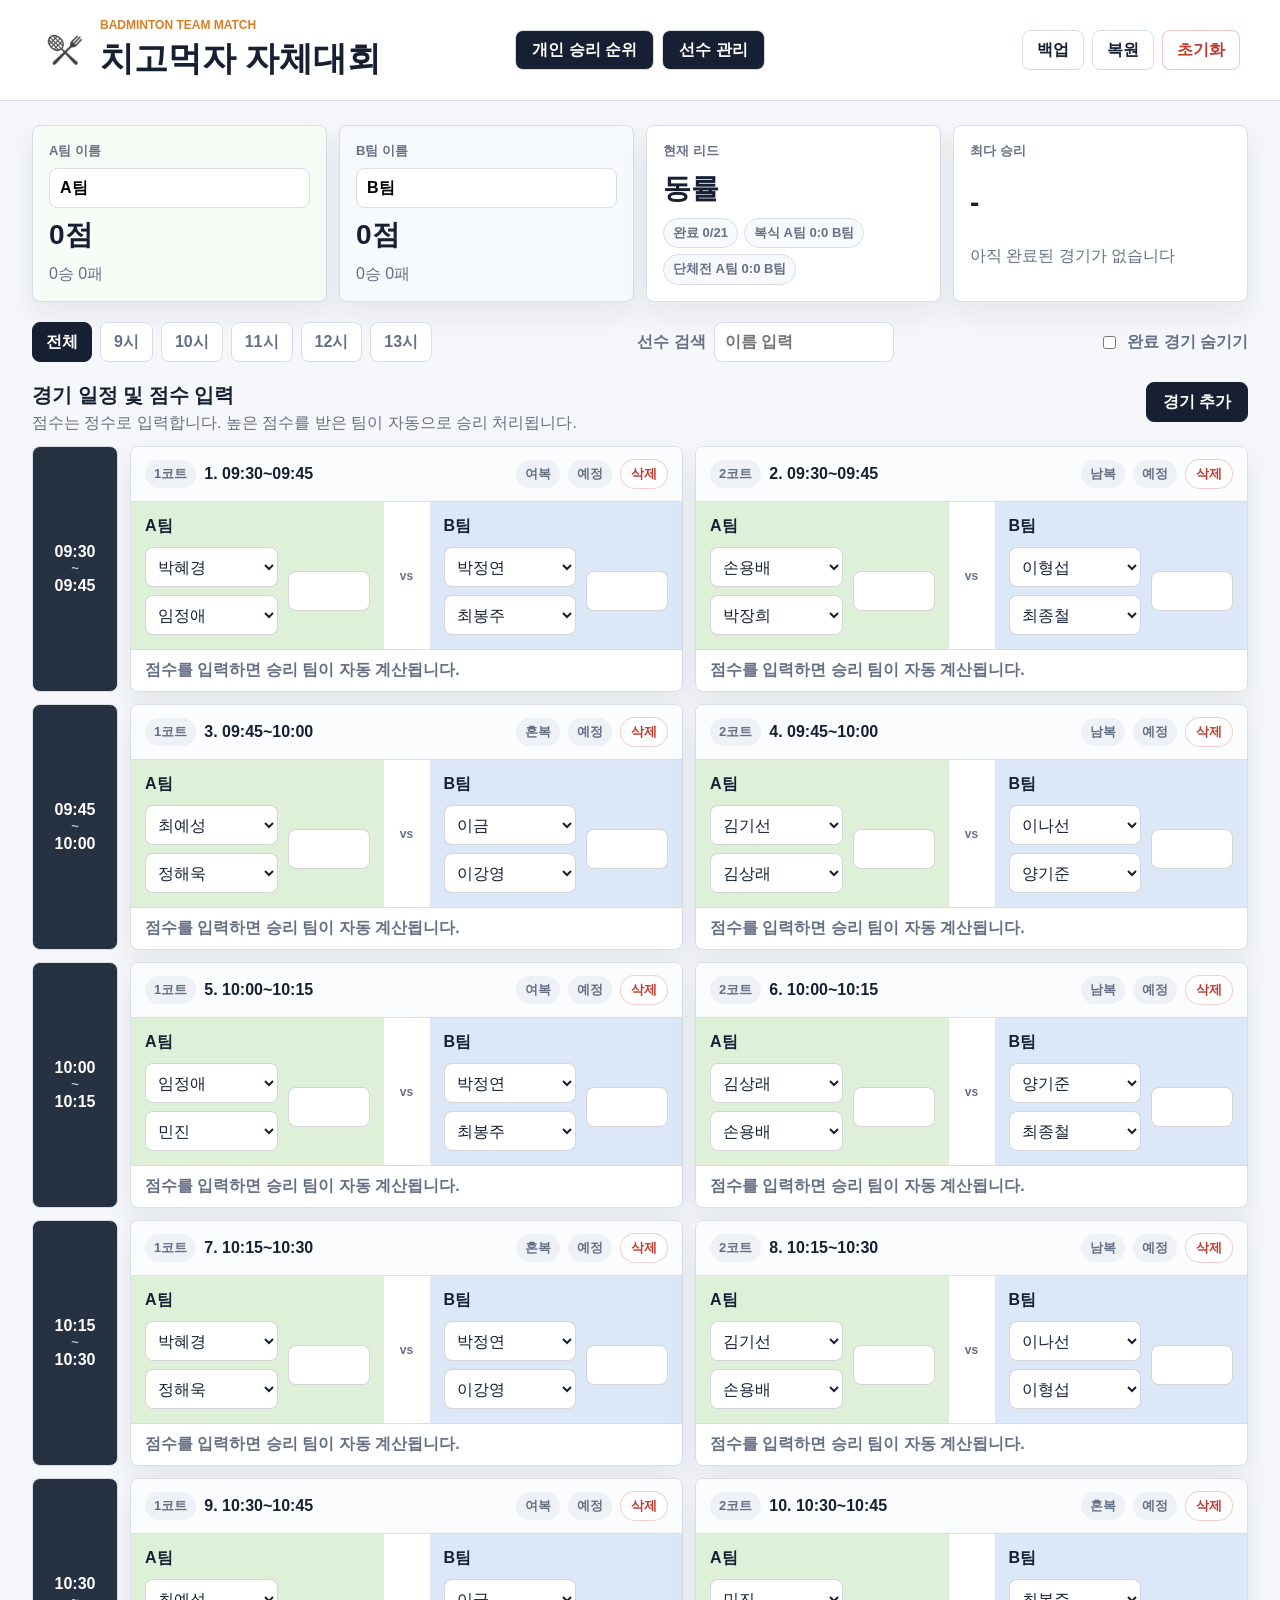
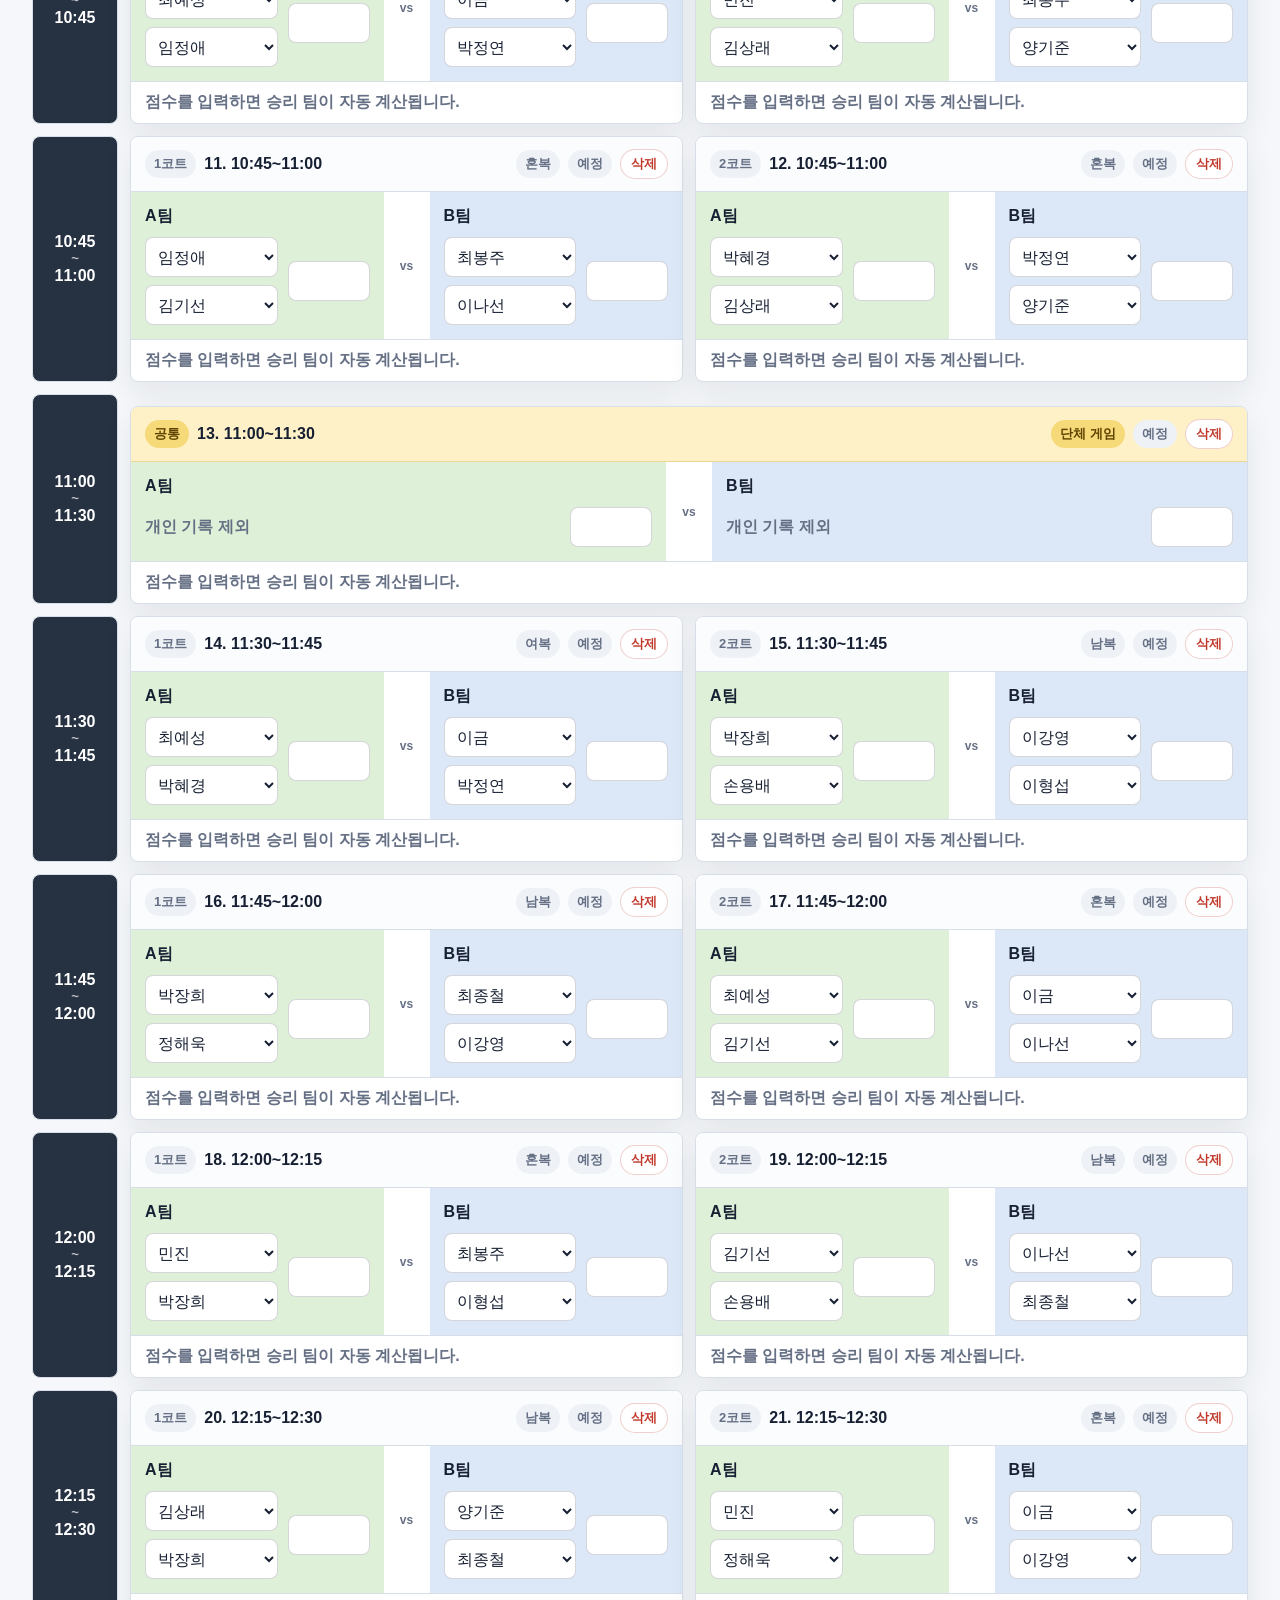
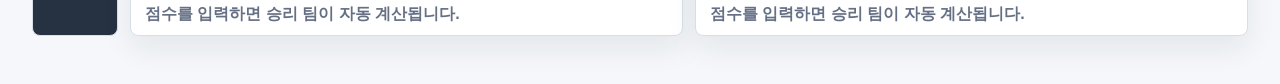
<file: index.html>
<!doctype html>
<html lang="ko">
  <head>
    <meta charset="UTF-8" />
    <meta name="viewport" content="width=device-width, initial-scale=1.0" />
    <title>치고먹자 자체대회</title>
    <link rel="stylesheet" href="./styles.css?v=20260620-4" />
  </head>
  <body>
    <header class="app-header">
      <div class="brand-block">
        <img class="brand-logo" src="./assets/chigomeokja.png" alt="" />
        <div>
          <p class="eyebrow">Badminton Team Match</p>
          <h1>치고먹자 자체대회</h1>
        </div>
      </div>
      <nav class="header-nav" aria-label="보조 메뉴">
        <button type="button" class="nav-button" data-modal-target="rankingModal">개인 승리 순위</button>
        <button type="button" class="nav-button" data-modal-target="playersModal">선수 관리</button>
      </nav>
      <div class="header-actions">
        <button
          type="button"
          class="menu-button"
          id="actionsMenuButton"
          aria-label="관리 메뉴 열기"
          aria-expanded="false"
          aria-controls="actionsMenu"
        >
          ☰
        </button>
        <div class="action-menu" id="actionsMenu">
          <button type="button" class="ghost-button" id="exportButton">백업</button>
          <label class="ghost-button file-button">
            복원
            <input type="file" id="importInput" accept="application/json" />
          </label>
          <button type="button" class="danger-button" id="resetButton">초기화</button>
        </div>
      </div>
    </header>

    <main class="app-shell">
      <section class="summary-grid" aria-label="대회 요약">
        <article class="score-panel team-a">
          <label for="teamAName">A팀 이름</label>
          <input id="teamAName" class="team-name-input" type="text" />
          <strong id="teamAScore">0점</strong>
          <span id="teamARecord">0승 0패</span>
        </article>
        <article class="score-panel team-b">
          <label for="teamBName">B팀 이름</label>
          <input id="teamBName" class="team-name-input" type="text" />
          <strong id="teamBScore">0점</strong>
          <span id="teamBRecord">0승 0패</span>
        </article>
        <article class="score-panel">
          <span class="panel-label">현재 리드</span>
          <strong id="leaderText">동률</strong>
          <div class="lead-breakdown" id="leadBreakdown">
            <span id="completedText">완료 0/21</span>
            <span id="doublesText">복식 0:0</span>
            <span id="teamGameText">단체전 0:0</span>
          </div>
        </article>
        <article class="score-panel">
          <span class="panel-label">최다 승리</span>
          <strong id="topWinnerText">-</strong>
          <span id="topWinnerDetail">아직 완료된 경기가 없습니다</span>
        </article>
      </section>

      <section class="toolbar" aria-label="일정 필터">
        <div class="time-filter" id="timeFilter" aria-label="시간대 필터">
          <label class="time-filter-chip">
            <input type="checkbox" value="all" checked />
            전체
          </label>
          <label class="time-filter-chip">
            <input type="checkbox" value="9" />
            9시
          </label>
          <label class="time-filter-chip">
            <input type="checkbox" value="10" />
            10시
          </label>
          <label class="time-filter-chip">
            <input type="checkbox" value="11" />
            11시
          </label>
          <label class="time-filter-chip">
            <input type="checkbox" value="12" />
            12시
          </label>
          <label class="time-filter-chip">
            <input type="checkbox" value="13" />
            13시
          </label>
        </div>
        <label class="player-search">
          선수 검색
          <input type="search" id="playerSearch" placeholder="이름 입력" autocomplete="off" />
        </label>
        <label class="toggle-row">
          <input type="checkbox" id="hideCompleted" />
          완료 경기 숨기기
        </label>
      </section>

      <section class="match-section" aria-labelledby="matchTitle">
        <div class="section-heading section-heading-row">
          <div>
            <h2 id="matchTitle">경기 일정 및 점수 입력</h2>
            <p>점수는 정수로 입력합니다. 높은 점수를 받은 팀이 자동으로 승리 처리됩니다.</p>
          </div>
          <button type="button" class="primary-button" data-modal-target="addMatchModal">경기 추가</button>
        </div>
        <div id="matchList" class="match-list"></div>
      </section>
    </main>

    <div class="modal-backdrop" id="rankingModal" aria-hidden="true">
      <section class="modal-panel" role="dialog" aria-modal="true" aria-labelledby="rankingTitle">
        <div class="modal-header">
          <div>
            <h2 id="rankingTitle">개인 승리 순위</h2>
            <p>단체전은 개인 기록에 반영하지 않습니다.</p>
          </div>
          <button type="button" class="icon-button" data-modal-close aria-label="닫기">×</button>
        </div>
        <div class="ranking-sort-bar" aria-label="개인 승리 순위 정렬">
          <button type="button" class="rank-sort-chip active" data-rank-sort="wins">승 많은순</button>
          <button type="button" class="rank-sort-chip" data-rank-sort="played">출전 많은순</button>
          <button type="button" class="rank-sort-chip" data-rank-sort="losses">패 많은순</button>
          <button type="button" class="rank-sort-chip" data-rank-sort="name">이름순</button>
        </div>
        <div class="table-wrap">
          <table>
            <thead>
              <tr>
                <th>순위</th>
                <th>선수</th>
                <th>팀</th>
                <th>출전</th>
                <th>승</th>
                <th>패</th>
                <th>승률</th>
              </tr>
            </thead>
            <tbody id="playerRanking"></tbody>
          </table>
        </div>
      </section>
    </div>

    <div class="modal-backdrop" id="playersModal" aria-hidden="true">
      <section class="modal-panel" role="dialog" aria-modal="true" aria-labelledby="playersTitle">
        <div class="modal-header">
          <div>
            <h2 id="playersTitle">선수 이름 관리</h2>
            <p>이름을 수정하면 모든 경기 일정과 랭킹에 바로 반영됩니다.</p>
          </div>
          <button type="button" class="icon-button" data-modal-close aria-label="닫기">×</button>
        </div>
        <div id="playerEditor" class="player-editor"></div>
      </section>
    </div>

    <div class="modal-backdrop" id="addMatchModal" aria-hidden="true">
      <section class="modal-panel narrow" role="dialog" aria-modal="true" aria-labelledby="addMatchTitle">
        <div class="modal-header">
          <div>
            <h2 id="addMatchTitle">경기 추가</h2>
            <p>시간을 입력하면 대진표의 해당 시간 위치에 표시됩니다.</p>
          </div>
          <button type="button" class="icon-button" data-modal-close aria-label="닫기">×</button>
        </div>
        <form id="addMatchForm" class="add-match-form">
          <fieldset class="time-fieldset">
            <legend>경기 시간</legend>
            <label>
              시작 시
              <select id="newMatchStartHour"></select>
            </label>
            <label>
              시작 분
              <select id="newMatchStartMinute"></select>
            </label>
            <label>
              경기 시간
              <select id="newMatchDuration">
                <option value="15">15분</option>
                <option value="20">20분</option>
                <option value="30">30분</option>
                <option value="45">45분</option>
                <option value="60">60분</option>
              </select>
            </label>
          </fieldset>
          <label>
            경기 구분
            <select id="newMatchKind">
              <option value="doubles">복식 경기</option>
              <option value="team">단체전</option>
            </select>
          </label>
          <label id="newMatchCourtWrap">
            코트
            <select id="newMatchCourt">
              <option value="1">1코트</option>
              <option value="2">2코트</option>
            </select>
          </label>
          <label>
            경기 유형
            <select id="newMatchType">
              <option value="남복">남복</option>
              <option value="여복">여복</option>
              <option value="혼복">혼복</option>
            </select>
          </label>
          <div class="new-match-players" id="newMatchPlayers"></div>
          <div class="form-actions">
            <button type="button" class="ghost-button" data-modal-close>취소</button>
            <button type="submit" class="primary-button">추가</button>
          </div>
        </form>
      </section>
    </div>

    <template id="matchTemplate">
      <article class="match-card">
        <div class="match-meta">
          <span class="match-id"></span>
          <strong class="match-time"></strong>
          <span class="match-type"></span>
          <span class="match-status"></span>
          <button type="button" class="match-delete-button" aria-label="경기 삭제">삭제</button>
        </div>
        <div class="match-body">
          <div class="match-team team-a-side">
            <span class="team-label"></span>
            <div class="player-selects"></div>
            <input class="score-input" type="number" min="0" inputmode="numeric" aria-label="A팀 점수" />
          </div>
          <div class="versus">vs</div>
          <div class="match-team team-b-side">
            <span class="team-label"></span>
            <div class="player-selects"></div>
            <input class="score-input" type="number" min="0" inputmode="numeric" aria-label="B팀 점수" />
          </div>
        </div>
        <div class="match-result"></div>
      </article>
    </template>

    <script src="./app.js?v=20260620-2"></script>
  </body>
</html>
</file>
<file: styles.css>
:root {
  color-scheme: light;
  --bg: #f5f7fa;
  --surface: #ffffff;
  --line: #d8dee8;
  --text: #172033;
  --muted: #667085;
  --team-a: #dff0d8;
  --team-a-strong: #2d6a3f;
  --team-b: #dce7f7;
  --team-b-strong: #285f9c;
  --accent: #db7f26;
  --danger: #c0392b;
  --shadow: 0 12px 30px rgba(23, 32, 51, 0.08);
}

* {
  box-sizing: border-box;
}

body {
  margin: 0;
  background: var(--bg);
  color: var(--text);
  font-family:
    -apple-system, BlinkMacSystemFont, "Segoe UI", "Noto Sans KR", sans-serif;
}

button,
input,
select {
  font: inherit;
}

button {
  cursor: pointer;
}

.app-header {
  position: sticky;
  top: 0;
  z-index: 10;
  display: grid;
  grid-template-columns: minmax(220px, 1fr) auto minmax(220px, 1fr);
  align-items: center;
  gap: 20px;
  padding: 18px clamp(16px, 4vw, 40px);
  background: rgba(255, 255, 255, 0.94);
  border-bottom: 1px solid var(--line);
  backdrop-filter: blur(14px);
}

.eyebrow {
  margin: 0 0 4px;
  color: var(--accent);
  font-size: 12px;
  font-weight: 800;
  letter-spacing: 0;
  text-transform: uppercase;
}

.brand-block {
  display: flex;
  align-items: center;
  gap: 12px;
  min-width: 0;
}

.brand-logo {
  width: 48px;
  height: 48px;
  flex: 0 0 auto;
  object-fit: contain;
}

h1,
h2 {
  margin: 0;
  letter-spacing: 0;
}

h1 {
  font-size: clamp(22px, 4vw, 34px);
}

h2 {
  font-size: 20px;
}

.header-actions {
  position: relative;
  display: flex;
  flex-wrap: wrap;
  gap: 8px;
  justify-content: flex-end;
}

.action-menu {
  display: flex;
  flex-wrap: wrap;
  gap: 8px;
  justify-content: flex-end;
}

.menu-button {
  display: none;
  align-items: center;
  justify-content: center;
  width: 44px;
  height: 44px;
  border: 1px solid var(--line);
  border-radius: 8px;
  background: var(--surface);
  color: var(--text);
  font-size: 24px;
  font-weight: 900;
  line-height: 1;
}

.header-nav {
  display: inline-flex;
  gap: 8px;
  justify-content: center;
}

.primary-button,
.nav-button {
  display: inline-flex;
  align-items: center;
  justify-content: center;
  min-height: 40px;
  padding: 0 16px;
  border: 1px solid var(--line);
  border-radius: 8px;
  background: var(--text);
  color: #fff;
  font-weight: 800;
}

.primary-button {
  border: 1px solid var(--text);
}

.ghost-button,
.danger-button {
  display: inline-flex;
  align-items: center;
  justify-content: center;
  min-height: 40px;
  padding: 0 14px;
  border-radius: 8px;
  border: 1px solid var(--line);
  background: var(--surface);
  color: var(--text);
  font-weight: 700;
}

.danger-button {
  border-color: rgba(192, 57, 43, 0.28);
  color: var(--danger);
}

.file-button input {
  display: none;
}

.app-shell {
  width: min(1280px, 100%);
  margin: 0 auto;
  padding: 24px clamp(14px, 3vw, 32px) 48px;
}

.summary-grid {
  display: grid;
  grid-template-columns: repeat(4, minmax(0, 1fr));
  gap: 12px;
}

.score-panel {
  background: var(--surface);
  border: 1px solid var(--line);
  border-radius: 8px;
  box-shadow: var(--shadow);
}

.score-panel {
  display: grid;
  gap: 8px;
  padding: 16px;
}

.score-panel.team-a {
  background: linear-gradient(0deg, rgba(255, 255, 255, 0.78), rgba(255, 255, 255, 0.78)), var(--team-a);
}

.score-panel.team-b {
  background: linear-gradient(0deg, rgba(255, 255, 255, 0.78), rgba(255, 255, 255, 0.78)), var(--team-b);
}

.score-panel label,
.panel-label {
  color: var(--muted);
  font-size: 13px;
  font-weight: 800;
}

.score-panel strong {
  font-size: 28px;
}

.score-panel span {
  color: var(--muted);
  line-height: 1.45;
}

.lead-breakdown {
  display: flex;
  flex-wrap: wrap;
  gap: 6px;
}

.lead-breakdown span {
  display: inline-flex;
  align-items: center;
  min-height: 30px;
  padding: 0 9px;
  border: 1px solid var(--line);
  border-radius: 999px;
  background: #f7f9fc;
  color: var(--muted);
  font-size: 13px;
  font-weight: 900;
  white-space: nowrap;
}

.team-name-input {
  width: 100%;
  min-height: 40px;
  padding: 0 10px;
  border: 1px solid var(--line);
  border-radius: 8px;
  background: #fff;
  font-weight: 800;
}

.toolbar {
  display: flex;
  align-items: center;
  justify-content: space-between;
  gap: 12px;
  margin: 20px 0;
}

.time-filter {
  display: inline-flex;
  flex-wrap: wrap;
  gap: 8px;
}

.time-filter-chip {
  position: relative;
  display: inline-flex;
  align-items: center;
  justify-content: center;
  min-height: 40px;
  padding: 0 13px;
  border: 1px solid var(--line);
  border-radius: 8px;
  background: var(--surface);
  color: var(--muted);
  font-weight: 900;
}

.time-filter-chip input {
  position: absolute;
  inset: 0;
  opacity: 0;
  cursor: pointer;
}

.time-filter-chip.checked {
  border-color: var(--text);
  background: var(--text);
  color: #fff;
}

.toggle-row {
  display: inline-flex;
  align-items: center;
  gap: 8px;
  color: var(--muted);
  font-weight: 700;
}

.player-search {
  display: inline-grid;
  grid-template-columns: auto 180px;
  align-items: center;
  gap: 8px;
  color: var(--muted);
  font-weight: 800;
}

.player-search input {
  min-height: 40px;
  padding: 0 10px;
  border: 1px solid var(--line);
  border-radius: 8px;
  background: var(--surface);
  color: var(--text);
}

.match-section {
  margin-top: 16px;
}

.section-heading {
  margin-bottom: 12px;
}

.section-heading-row {
  display: flex;
  align-items: flex-start;
  justify-content: space-between;
  gap: 16px;
}

.section-heading p {
  margin: 4px 0 0;
  color: var(--muted);
}

.match-list {
  display: grid;
  gap: 12px;
}

.time-group {
  display: grid;
  grid-template-columns: 86px minmax(0, 1fr);
  gap: 12px;
  align-items: stretch;
}

.time-heading {
  display: flex;
  flex-direction: column;
  align-items: center;
  justify-content: center;
  min-height: 100%;
  padding: 10px 6px;
  border: 1px solid var(--line);
  border-radius: 8px;
  background: #263142;
  color: #fff;
  font-weight: 900;
  line-height: 1.15;
  text-align: center;
}

.time-heading span {
  display: inline-block;
}

.time-separator {
  color: rgba(255, 255, 255, 0.7);
  font-size: 13px;
}

.court-grid {
  display: grid;
  grid-template-columns: repeat(2, minmax(0, 1fr));
  gap: 12px;
}

.court-slot {
  display: grid;
  gap: 12px;
  align-content: start;
}

.span-courts {
  grid-column: 1 / -1;
}

.match-card {
  overflow: hidden;
  background: var(--surface);
  border: 1px solid var(--line);
  border-radius: 8px;
  box-shadow: var(--shadow);
}

.match-meta {
  display: flex;
  align-items: center;
  gap: 8px;
  padding: 12px 14px;
  border-bottom: 1px solid var(--line);
  background: #fbfcfe;
}

.team-game-card .match-meta {
  border-bottom-color: #ecd694;
  background: #fff1c7;
}

.team-game-card .match-id,
.team-game-card .match-type {
  background: #f6d978;
  color: #5f4300;
}

.match-id,
.match-type,
.match-status {
  display: inline-flex;
  align-items: center;
  min-height: 28px;
  padding: 0 9px;
  border-radius: 999px;
  background: #eef2f7;
  color: var(--muted);
  font-size: 13px;
  font-weight: 800;
}

.match-time {
  margin-right: auto;
  min-width: 0;
}

.match-status.done {
  background: #e8f5ed;
  color: #217345;
}

.match-status.tie {
  background: #fff3d6;
  color: #8b5b00;
}

.match-delete-button {
  min-height: 30px;
  padding: 0 10px;
  border: 1px solid rgba(192, 57, 43, 0.24);
  border-radius: 999px;
  background: #fff;
  color: var(--danger);
  font-size: 13px;
  font-weight: 900;
}

.match-body {
  display: grid;
  grid-template-columns: minmax(0, 1fr) auto minmax(0, 1fr);
  align-items: stretch;
}

.match-team {
  display: grid;
  grid-template-columns: minmax(0, 1fr) 82px;
  gap: 10px;
  align-items: center;
  padding: 14px;
}

.team-a-side {
  background: var(--team-a);
}

.team-b-side {
  background: var(--team-b);
}

.team-label {
  display: flex;
  align-items: center;
  justify-content: space-between;
  gap: 12px;
  grid-column: 1 / -1;
  font-weight: 900;
}

.winner-a .team-a-side .team-label::after,
.winner-b .team-b-side .team-label::after {
  content: "";
  width: 34px;
  height: 34px;
  flex: 0 0 auto;
  border: 2px solid rgba(219, 127, 38, 0.72);
  border-radius: 50%;
  background: #fff url("./assets/chigomeokja.png") center / 78% auto no-repeat;
  box-shadow: 0 6px 14px rgba(123, 74, 25, 0.22);
}

.player-selects {
  display: grid;
  grid-template-columns: 1fr;
  gap: 8px;
}

.player-selects.empty {
  color: var(--muted);
  font-weight: 700;
}

select,
.score-input,
.player-name-input {
  width: 100%;
  min-height: 40px;
  border: 1px solid rgba(23, 32, 51, 0.18);
  border-radius: 8px;
  background: #fff;
  color: var(--text);
}

select {
  padding: 0 8px;
  min-width: 0;
}

.score-input {
  padding: 0 8px;
  text-align: center;
  font-size: 19px;
  font-weight: 900;
}

.versus {
  display: grid;
  place-items: center;
  min-width: 46px;
  background: #fff;
  color: var(--muted);
  font-size: 12px;
  font-weight: 900;
}

.match-result {
  padding: 10px 14px;
  border-top: 1px solid var(--line);
  color: var(--muted);
  font-weight: 800;
}

.table-wrap {
  overflow-x: auto;
}

#rankingModal .modal-panel {
  display: flex;
  flex-direction: column;
  overflow: hidden;
}

#rankingModal .table-wrap {
  flex: 1 1 auto;
  min-height: 0;
  overflow: auto;
}

table {
  width: 100%;
  border-collapse: collapse;
}

th,
td {
  padding: 10px 8px;
  border-bottom: 1px solid var(--line);
  text-align: left;
  white-space: nowrap;
}

th {
  position: sticky;
  top: 0;
  z-index: 1;
  background: var(--surface);
  color: var(--muted);
  font-size: 13px;
}

.player-editor {
  display: grid;
  gap: 10px;
}

.player-editor-heading,
.player-pair-row {
  display: grid;
  grid-template-columns: minmax(0, 1fr) minmax(0, 1fr) 38px;
  gap: 10px;
  align-items: center;
}

.player-editor-heading h3 {
  margin: 0;
  font-size: 16px;
}

.player-control {
  display: grid;
  grid-template-columns: minmax(0, 1fr) auto;
  gap: 8px;
  align-items: center;
}

.player-control.empty {
  min-height: 40px;
  padding: 0 10px;
  border: 1px dashed var(--line);
  border-radius: 8px;
  color: var(--muted);
  font-weight: 700;
}

.gender-radio-group {
  display: flex;
  gap: 4px;
  padding: 3px;
  border: 1px solid var(--line);
  border-radius: 8px;
  background: #f7f9fc;
}

.gender-radio {
  position: relative;
  display: inline-flex;
  align-items: center;
  justify-content: center;
  min-width: 38px;
  min-height: 32px;
  border-radius: 6px;
  color: var(--muted);
  font-size: 13px;
  font-weight: 900;
}

.gender-radio input {
  position: absolute;
  inset: 0;
  opacity: 0;
  cursor: pointer;
}

.gender-radio.checked {
  background: var(--text);
  color: #fff;
}

.player-name-input {
  padding: 0 10px;
}

.round-action-button {
  display: inline-flex;
  align-items: center;
  justify-content: center;
  width: 34px;
  height: 34px;
  border: 1px solid var(--line);
  border-radius: 999px;
  background: var(--text);
  color: #fff;
  font-size: 22px;
  font-weight: 700;
  line-height: 1;
}

.round-action-button.delete {
  background: #fff;
  color: var(--danger);
  border-color: rgba(192, 57, 43, 0.32);
}

.winner-a .team-a-side,
.winner-b .team-b-side {
  box-shadow: inset 0 0 0 3px rgba(219, 127, 38, 0.7);
}

.modal-backdrop {
  position: fixed;
  inset: 0;
  z-index: 30;
  display: none;
  align-items: center;
  justify-content: center;
  padding: 20px;
  background: rgba(23, 32, 51, 0.48);
}

.modal-backdrop.open {
  display: flex;
}

.modal-panel {
  width: min(1040px, 100%);
  max-height: min(760px, calc(100vh - 40px));
  overflow: auto;
  padding: 18px;
  border: 1px solid var(--line);
  border-radius: 8px;
  background: var(--surface);
  box-shadow: 0 24px 80px rgba(23, 32, 51, 0.28);
}

.modal-panel.narrow {
  width: min(620px, 100%);
}

.modal-header {
  display: flex;
  align-items: flex-start;
  justify-content: space-between;
  gap: 16px;
  margin-bottom: 14px;
}

.modal-header p {
  margin: 4px 0 0;
  color: var(--muted);
}

.ranking-sort-bar {
  display: flex;
  flex-wrap: wrap;
  gap: 8px;
  margin-bottom: 14px;
}

.rank-sort-chip {
  display: inline-flex;
  align-items: center;
  justify-content: center;
  min-height: 44px;
  padding: 0 14px;
  border: 1px solid var(--line);
  border-radius: 8px;
  background: #fff;
  color: var(--muted);
  font-weight: 900;
}

.rank-sort-chip.active {
  border-color: var(--text);
  background: var(--text);
  color: #fff;
}

.icon-button {
  display: inline-flex;
  align-items: center;
  justify-content: center;
  width: 40px;
  height: 40px;
  flex: 0 0 auto;
  border: 1px solid var(--line);
  border-radius: 8px;
  background: #fff;
  color: var(--text);
  font-size: 26px;
  font-weight: 500;
  line-height: 1;
}

.add-match-form {
  display: grid;
  gap: 14px;
}

.add-match-form label {
  display: grid;
  gap: 6px;
  color: var(--muted);
  font-size: 13px;
  font-weight: 900;
}

.time-fieldset {
  display: grid;
  grid-template-columns: repeat(3, minmax(0, 1fr));
  gap: 10px;
  margin: 0;
  padding: 12px;
  border: 1px solid var(--line);
  border-radius: 8px;
}

.time-fieldset legend {
  padding: 0 6px;
  color: var(--muted);
  font-size: 13px;
  font-weight: 900;
}

.add-match-form input,
.add-match-form select {
  min-height: 42px;
  padding: 0 10px;
}

.new-match-players {
  display: grid;
  gap: 12px;
  color: var(--muted);
  font-weight: 800;
}

.new-match-player-group {
  display: grid;
  grid-template-columns: 70px minmax(0, 1fr) minmax(0, 1fr);
  gap: 8px;
  align-items: center;
}

.new-match-player-group strong {
  color: var(--text);
}

.form-actions {
  display: flex;
  justify-content: flex-end;
  gap: 8px;
  padding-top: 4px;
}

@media (max-width: 980px) {
  .app-header {
    grid-template-columns: minmax(0, 1fr) auto;
    align-items: center;
    gap: 12px;
  }

  .brand-block {
    grid-column: 1;
    grid-row: 1;
    min-width: 0;
  }

  .toolbar {
    align-items: stretch;
    flex-direction: column;
  }

  .header-actions {
    grid-column: 2;
    grid-row: 1;
    justify-content: flex-end;
    align-self: center;
    justify-self: end;
  }

  .menu-button {
    display: inline-flex;
  }

  .action-menu {
    position: absolute;
    top: calc(100% + 8px);
    right: 0;
    z-index: 40;
    display: none;
    width: min(220px, calc(100vw - 28px));
    padding: 8px;
    border: 1px solid var(--line);
    border-radius: 8px;
    background: var(--surface);
    box-shadow: var(--shadow);
  }

  .action-menu.open {
    display: grid;
    gap: 8px;
  }

  .header-nav {
    grid-column: 1 / -1;
    grid-row: 2;
    display: grid;
    grid-template-columns: repeat(2, minmax(0, 1fr));
    justify-content: stretch;
  }

  .nav-button,
  .ghost-button,
  .danger-button {
    width: 100%;
    min-width: 0;
    white-space: nowrap;
  }

  .action-menu .ghost-button,
  .action-menu .danger-button {
    justify-content: center;
  }

  .brand-logo {
    width: 42px;
    height: 42px;
  }

  .section-heading-row {
    align-items: stretch;
    flex-direction: column;
  }

  .summary-grid {
    grid-template-columns: repeat(2, minmax(0, 1fr));
  }

  .court-grid {
    grid-template-columns: 1fr;
  }

  .versus {
    min-height: 32px;
  }
}

@media (max-width: 640px) {
  .app-header {
    padding: 14px;
  }

  .nav-button,
  .ghost-button,
  .danger-button {
    min-height: 42px;
    padding: 0 8px;
    font-size: 14px;
  }

  .time-filter {
    display: grid;
    grid-template-columns: repeat(3, minmax(0, 1fr));
    width: 100%;
  }

  .player-search {
    grid-template-columns: 1fr;
  }

  .player-search input {
    width: 100%;
  }

  .summary-grid {
    grid-template-columns: 1fr;
  }

  .match-meta {
    align-items: flex-start;
    flex-wrap: wrap;
  }

  .match-time {
    width: 100%;
  }

  .match-team {
    grid-template-columns: 1fr;
  }

  .player-selects {
    grid-template-columns: 1fr;
  }

  .player-editor-heading,
  .player-pair-row,
  .player-control {
    grid-template-columns: 1fr;
  }

  .gender-radio-group {
    width: max-content;
  }

  .new-match-player-group {
    grid-template-columns: 1fr;
  }

  .time-fieldset {
    grid-template-columns: 1fr;
  }

  .time-group {
    grid-template-columns: 74px minmax(0, 1fr);
  }

  .time-heading {
    min-height: 100%;
    padding: 10px 6px;
  }

  .court-grid {
    grid-template-columns: 1fr;
  }

  .match-body {
    grid-template-columns: minmax(0, 1fr) 30px minmax(0, 1fr);
  }

  .match-team {
    grid-template-columns: minmax(0, 1fr);
    padding: 12px;
  }

  .match-team select,
  .match-team .score-input {
    min-height: 38px;
    font-size: 14px;
  }

  .score-input {
    text-align: left;
  }

  .versus {
    min-width: 30px;
    min-height: auto;
  }
}
</file>
